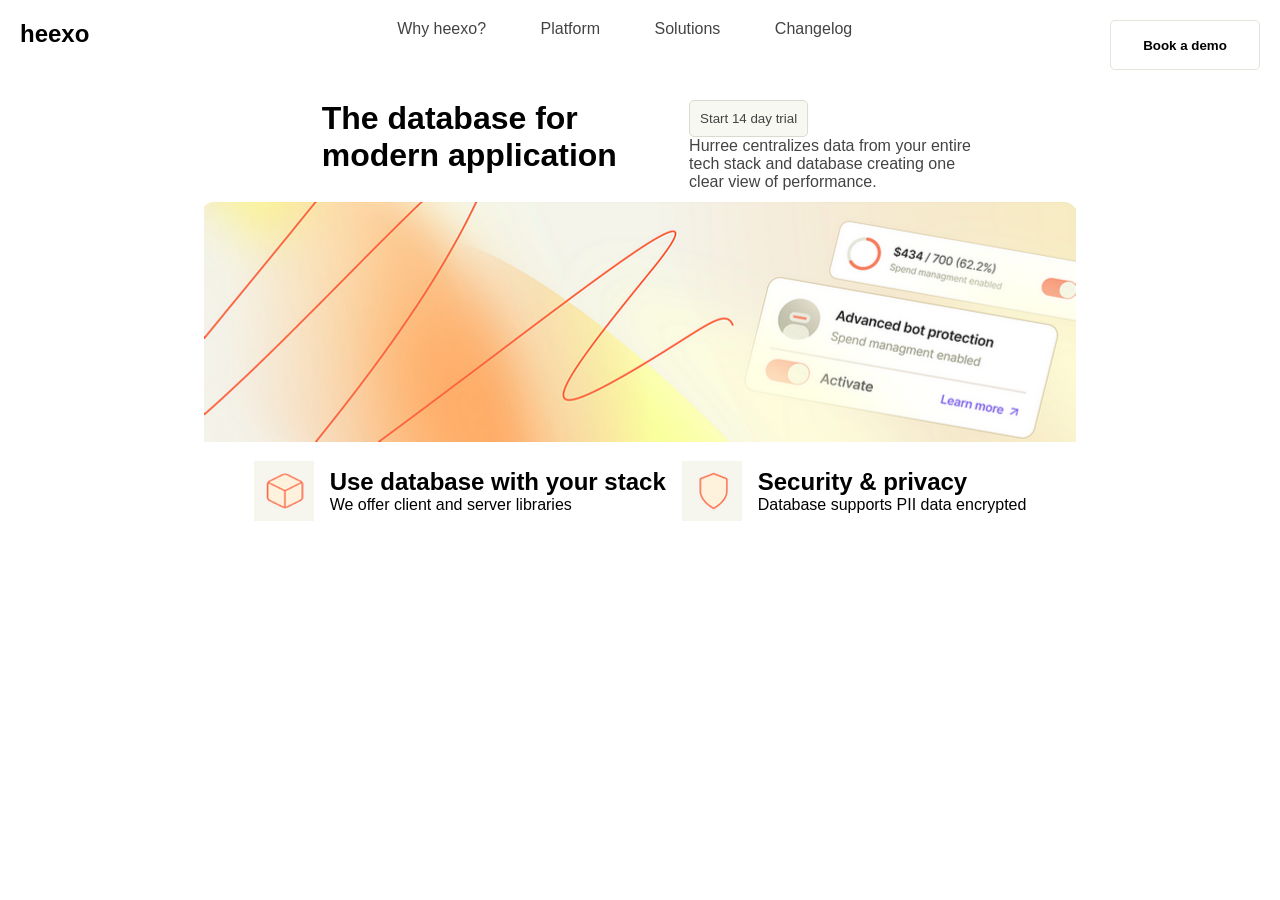
<file: index.html>
<!DOCTYPE html>
<html lang="en">
<head>
    <meta charset="UTF-8">
    <meta name="viewport" content="width=device-width, initial-scale=1.0">
    <title>heexo</title>
    <link rel="stylesheet" href="style.css">
    <script src="https://cdn.jsdelivr.net/npm/gsap@3.12.5/dist/gsap.min.js"></script>
</head>
<body>

    <nav>
        <h2 class="heexo-title">heexo</h2>

        <ul>
            <li><a href="#">Why heexo?</a></li>
            <li><a href="#">Platform</a></li>
            <li><a href="#">Solutions</a></li>
            <li><a href="#">Changelog</a></li>
        </ul>

        <button class="book-btn">Book a demo</button>
    </nav>


    <div class="database">
        <div class="title-data">
            <h1>The database for modern application</h1>
        </div>

        <div class="trial-data">
            <button class="start">Start 14 day trial</button>
            <p>
                Hurree centralizes data from your entire tech stack and
                database creating one clear view of performance.
            </p>
        </div>
    </div>

    <section class="flex">
        <img src="bg.png" alt="image de background de la section">
    </section>
        
    <div class="stack">
        <img src="cube-icon.png" alt="cube icon">
        <div class="use">
            <h2>Use database with your stack</h2>
            <p>We offer client and server libraries</p>
        </div>

        <img src="badge-icon.png" alt="badge icon">
        <div class="privacy">
            <h2>Security & privacy</h2>
            <p>Database supports PII data encrypted</p>
        </div>
    </div>

    <script>
    const tl = gsap.timeline({ defaults: { duration: 1.2, ease: "power3.out" } });

    tl.from(".title-data", { x: -120, opacity: 0 })
        .from(".trial-data", { x: 120, opacity: 0 }, "-=0.6");

    gsap.from(".stack img", {
            y: 60,
            opacity: 0,
            scale: 0.92,
            duration: 0.9,
            ease: "power3.out",
            stagger: 0.15
    });

        gsap.from(".flex img", {
            opacity: 0,
            y: 60,
            scale: 0.92,
            duration: 1.4,
            ease: "power3.out"
    });

    gsap.from([".use", ".privacy"], {
        y: 60,
        opacity: 0,
        duration: 0.9,
        ease: "power3.out",
        stagger: 0.15,
        delay: 0.1
    });
    </script>

</body>
</html>
</file>
<file: style.css>
* {
    margin: 0;
    padding: 0;
}

body {
    font-family: Arial, Helvetica, sans-serif;
}

.database {
    display: flex;
    justify-content: center;
    gap: 1rem;
}

.title-data, .trial-data {
    padding: 10px;
    width: 300px;
}

.start {
    background-color: #F6F6EE;
    padding: 10px;
    border-radius: 5px;
    border: 1px solid #cdcdbe;
}

.flex {
    display: flex;
    justify-content: center;
}

.stack {
    display: flex;
    flex-direction: row;
    justify-content: center;
    gap: 1rem;
}

nav {
    display: flex;
    justify-content: space-between;
    margin: 20px;
}

ul li {
    display: inline;
}

li a {
    text-decoration: none;
    list-style-type: none;
    color: #434343;
    margin-left: 50px;
}

.book-btn {
    border: 1px solid #e4e4d9;
    background-color: #ffffff;
    width: 150px;
    height: 50px;
    border-radius: 5px;
    font-weight: bold;
}

.book-btn:hover {
    background-color: #f4f4f4;
    cursor: pointer;
}

.stack img {
    width: 60px;
    height: 60px;
}

.stack {
    display: flex;
    align-items: center;
    border-radius: 5px;
    margin: 20px;
}

@media (max-width: 768px) {
  nav ul {
    display: none;
  }
  .stack {
    flex-direction: column;
    align-items: center;
  }
}
</file>
